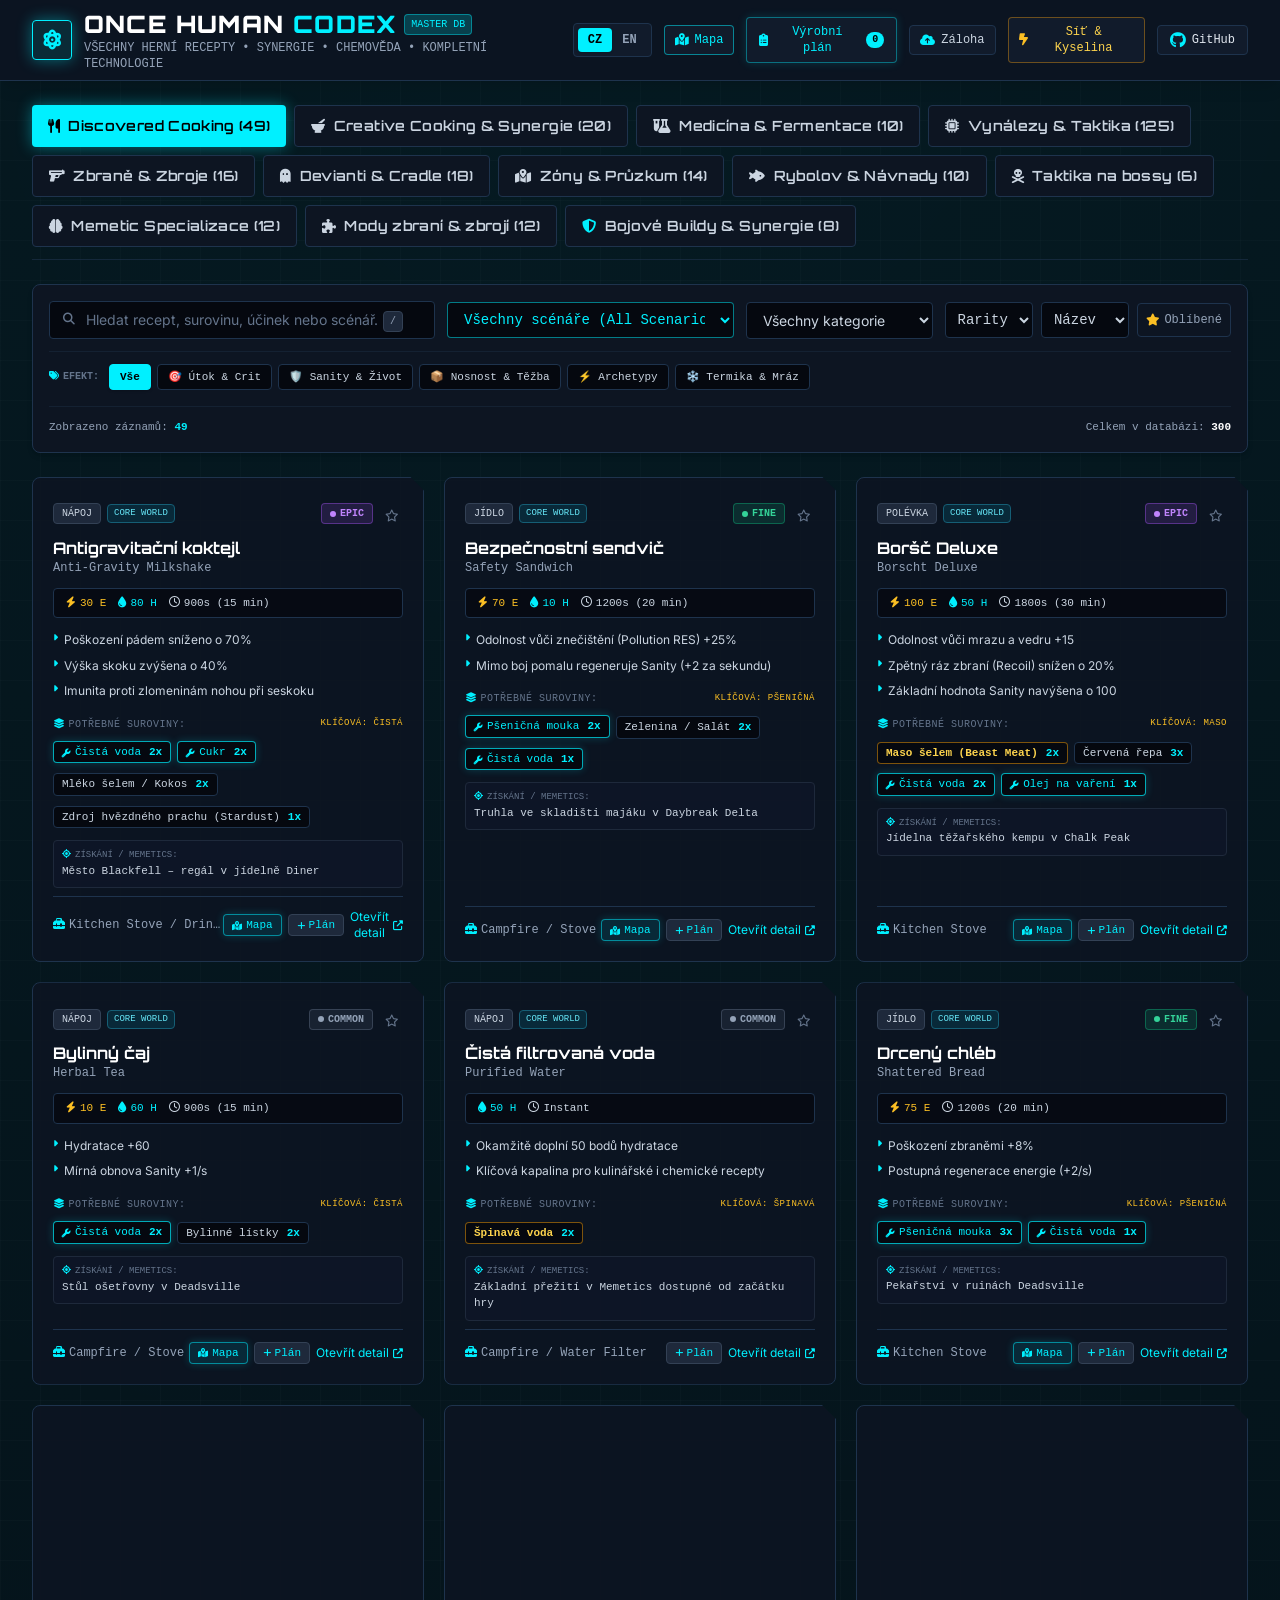
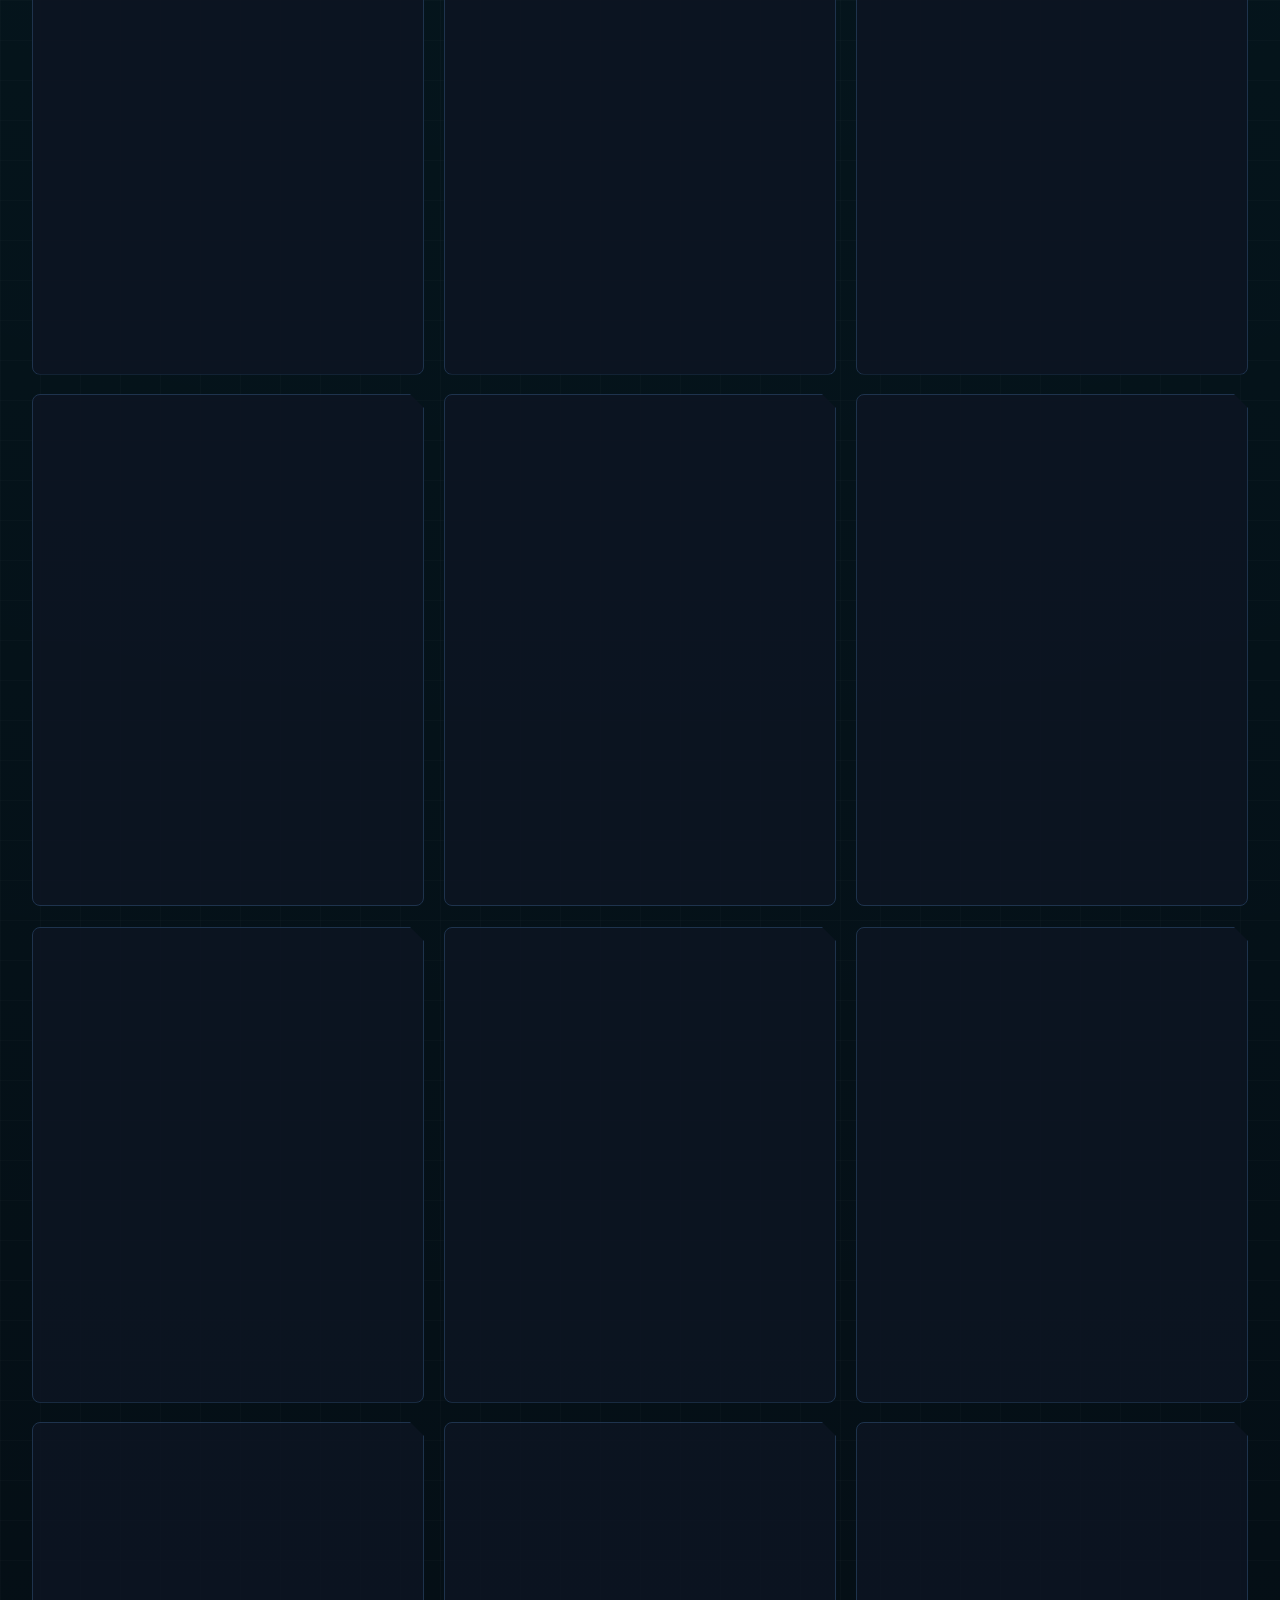
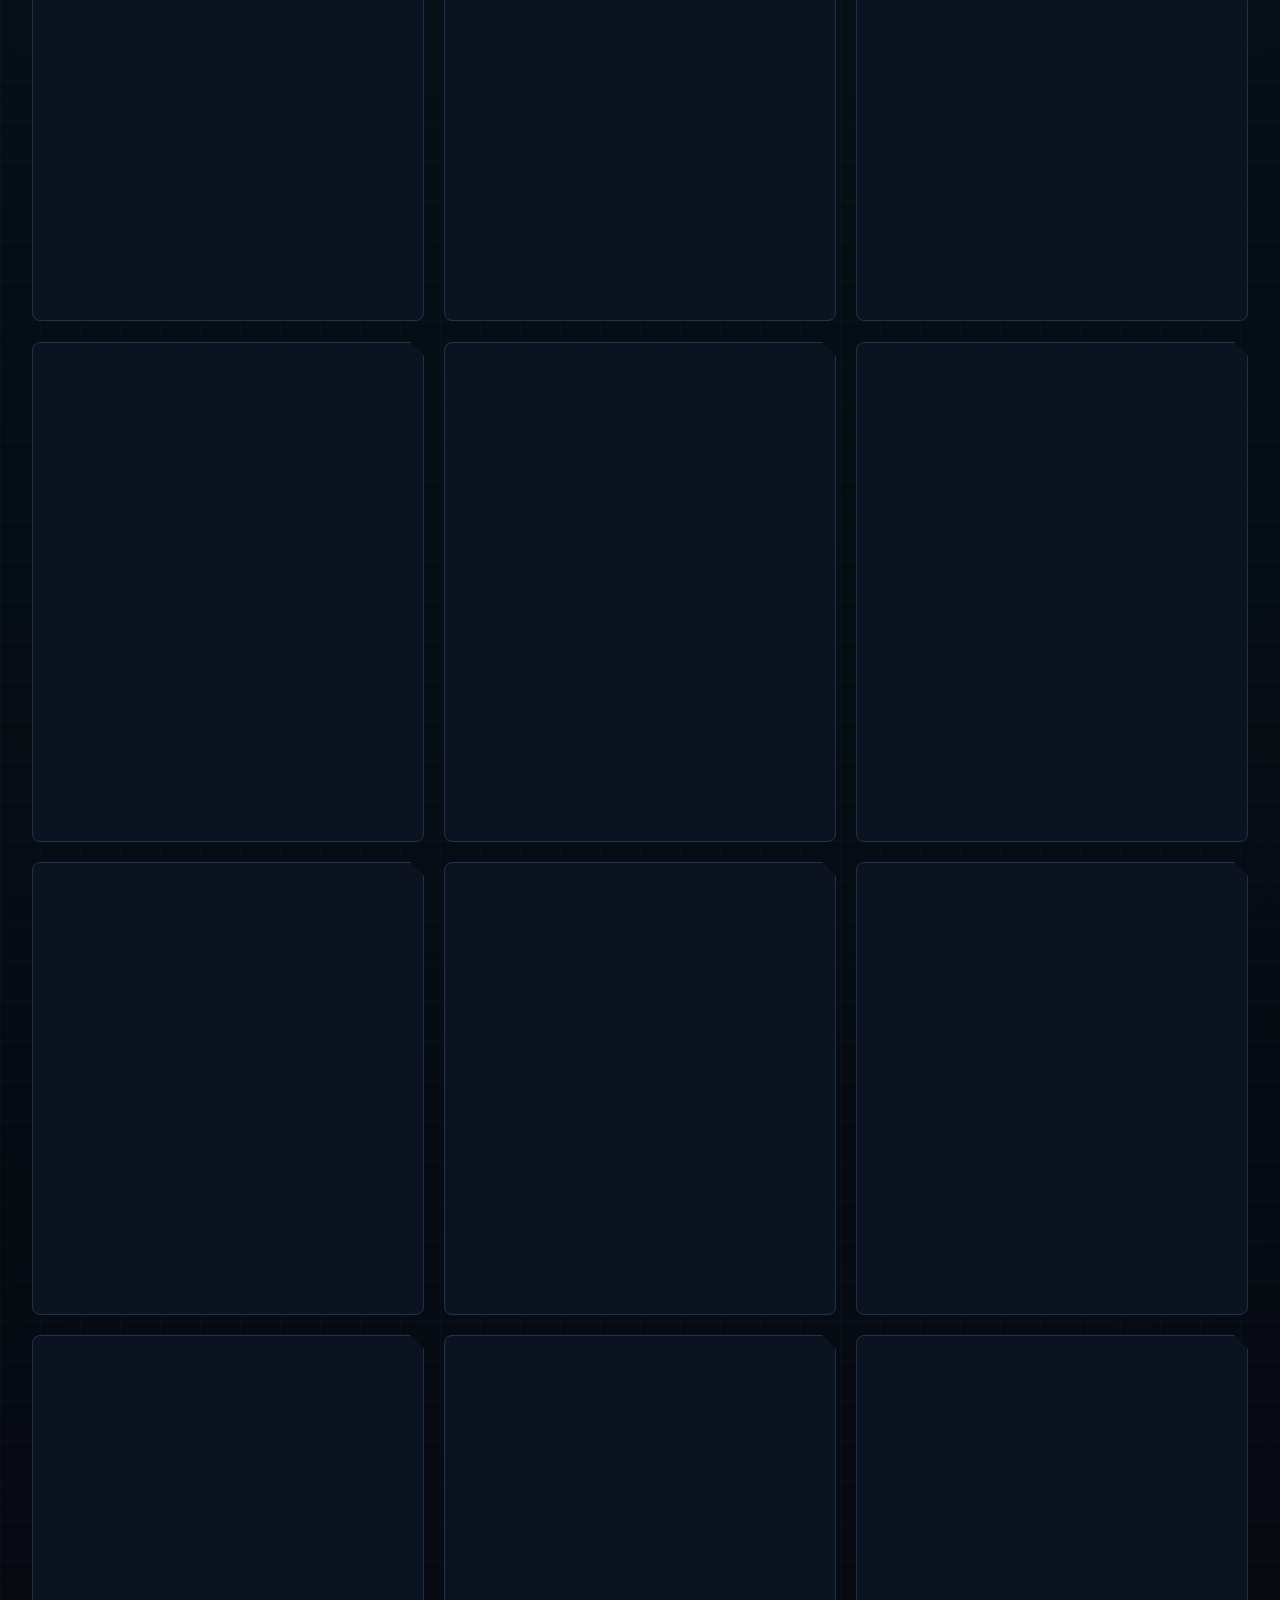
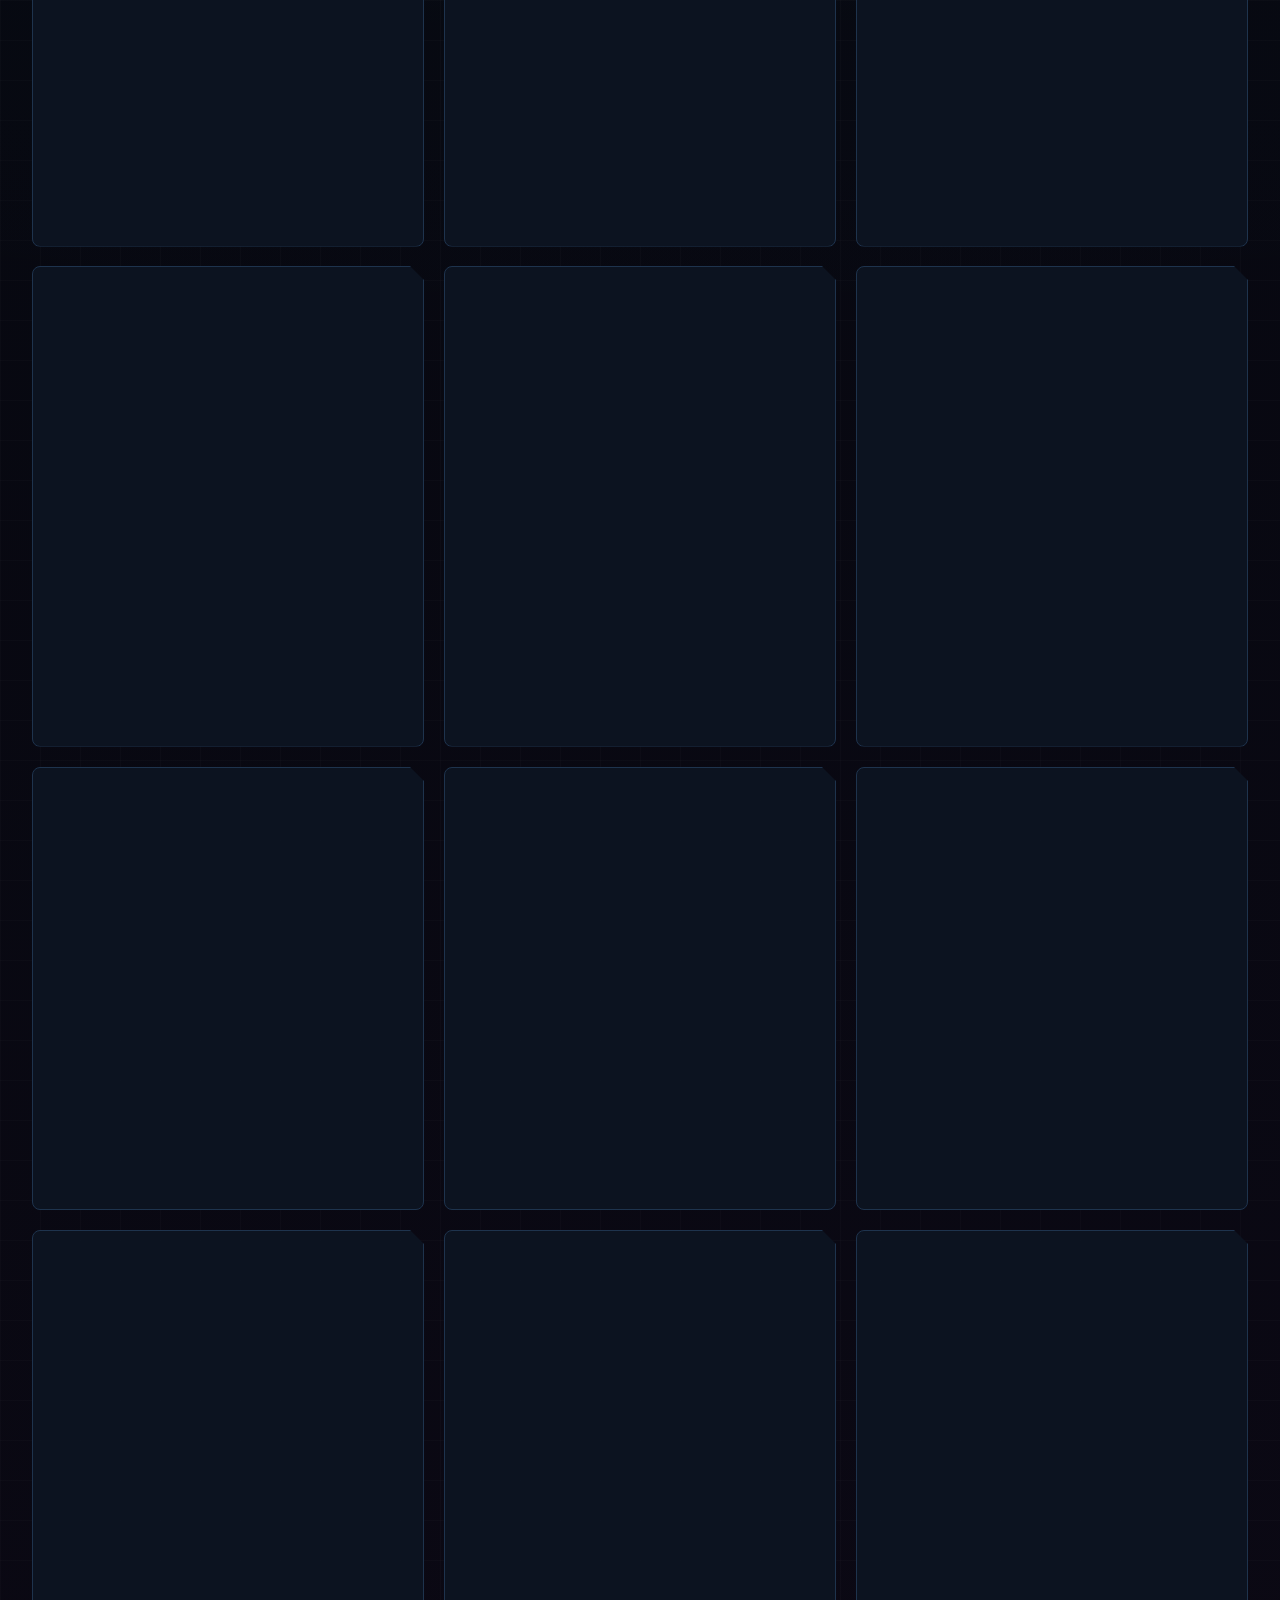
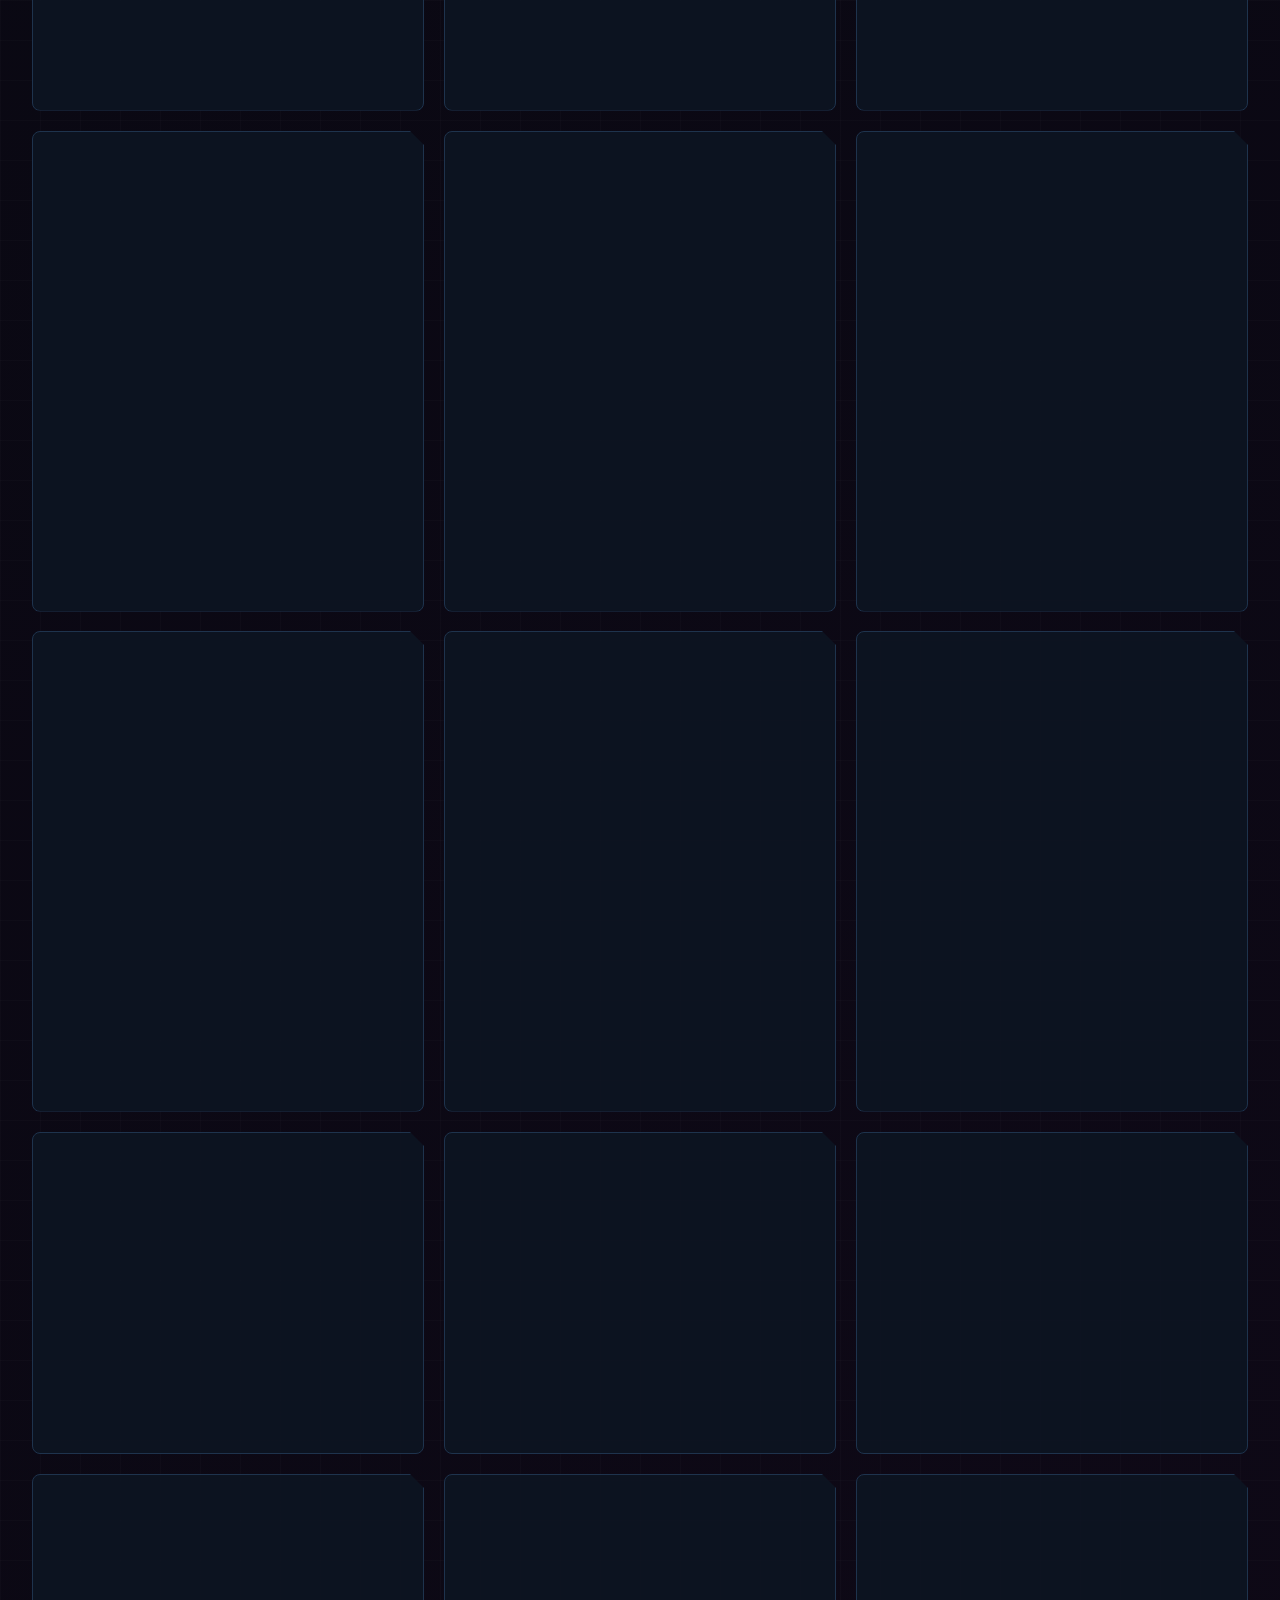
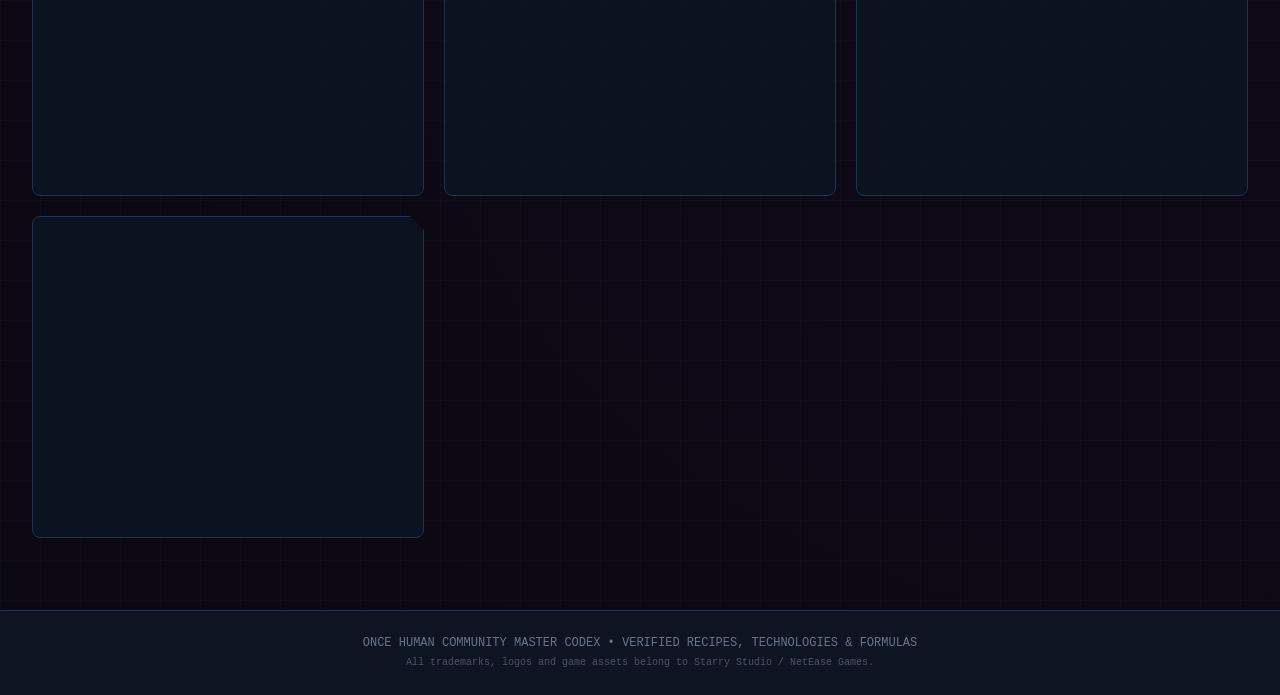
<file: index.html>
<!DOCTYPE html>
<html lang="cs" class="dark">
<head>
  <meta charset="UTF-8">
  <meta name="viewport" content="width=device-width, initial-scale=1.0">
  
  <title>Once Human - Master Codex & Recipe Matrix</title>
  <meta name="description" content="Kompletní komunitní databáze pro Once Human: recepty, volné vaření (Chef Matrix), synergie masových archetypů, fermentace, medicína a zbraňové vynálezy.">
  <meta name="theme-color" content="#05080f">

  <!-- Open Graph / Social Sharing -->
  <meta property="og:type" content="website">
  <meta property="og:title" content="Once Human - Master Codex & Recipe Matrix">
  <meta property="og:description" content="Kompletní komunitní databáze pro Once Human: recepty, volné vaření, synergie archetypů, chemovída a technologie.">
  <meta property="og:image" content="./icons/icon.svg">

  <!-- Favicon & PWA Manifest -->
  <link rel="icon" type="image/svg+xml" href="./icons/icon.svg">
  <link rel="manifest" href="./manifest.json">
  <link rel="apple-touch-icon" href="./icons/icon.svg">
  
  <!-- Compiled Tailwind CSS & Custom Stylesheet -->
  <link rel="stylesheet" href="./css/tailwind.min.css">
  <link rel="stylesheet" href="./css/style.css">
  
  <!-- FontAwesome Icons -->
  <link rel="stylesheet" href="https://cdnjs.cloudflare.com/ajax/libs/font-awesome/6.4.0/css/all.min.css">
  
  <!-- Google Fonts: Orbitron, Rajdhani, Inter with display=swap -->
  <link rel="preconnect" href="https://fonts.googleapis.com">
  <link rel="preconnect" href="https://fonts.gstatic.com" crossorigin>
  <link href="https://fonts.googleapis.com/css2?family=Orbitron:wght@400;600;700;900&family=Rajdhani:wght@500;600;700&family=Inter:wght@300;400;500;600;700&display=swap" rel="stylesheet">
</head>
<body class="text-slate-200 min-h-screen flex flex-col font-sans antialiased selection:bg-hud-cyan selection:text-black">

  <!-- Shared Global Portal Tooltip attached directly to body -->
  <div id="global-portal-tooltip" class="hidden opacity-0 bg-hud-surface/95 backdrop-blur-md border border-hud-cyan/80 rounded-lg p-3 shadow-[0_10px_30px_rgba(0,0,0,0.8),0_0_15px_rgba(0,240,255,0.25)] text-[11px] font-sans text-slate-200">
    <div id="portal-tooltip-header" class="font-bold text-white mb-1 flex items-center gap-1.5">
      <i class="fa-solid fa-circle-info text-hud-cyan text-xs"></i>
      <span id="portal-tooltip-name"></span>
    </div>
    <p id="portal-tooltip-loc" class="text-slate-300 text-[11px] leading-relaxed mb-2"></p>
    <div id="portal-tooltip-action" class="hidden">
      <button 
        type="button" 
        id="portal-tooltip-btn"
        class="w-full text-left bg-cyan-950/90 hover:bg-cyan-900 border border-hud-cyan/60 rounded p-1.5 text-[10px] font-mono text-hud-cyan hover:text-white flex items-center justify-between transition cursor-pointer"
      >
        <span id="portal-tooltip-btn-text"></span>
        <i class="fa-solid fa-arrow-right text-[9px]"></i>
      </button>
    </div>
  </div>

  <!-- ==================== HEADER HUD BAR ==================== -->
  <header class="sticky top-0 z-40 bg-hud-surface/90 backdrop-blur-md border-b border-hud-border shadow-lg">
    <div class="max-w-7xl mx-auto px-4 sm:px-6 lg:px-8 h-20 flex items-center justify-between">
      <!-- Title & Branding -->
      <div class="flex items-center space-x-3">
        <div class="w-10 h-10 rounded border border-hud-cyan flex items-center justify-center bg-hud-cyan/10 text-hud-cyan shadow-[0_0_15px_rgba(0,240,255,0.4)]">
          <i class="fa-solid fa-atom text-xl animate-spin-slow"></i>
        </div>
        <div>
          <div class="flex items-center space-x-2">
            <h1 class="text-xl sm:text-2xl font-orbitron font-black tracking-wider text-white">
              ONCE HUMAN <span class="text-hud-cyan">CODEX</span>
            </h1>
            <span class="text-[10px] font-mono uppercase bg-hud-cyan/20 text-hud-cyan border border-hud-cyan/40 px-1.5 py-0.5 rounded">MASTER DB</span>
          </div>
          <p id="ui-subtitle" class="text-xs font-mono text-slate-400">VŠECHNY HERNÍ RECEPTY • SYNERGIE • CHEMOVĚDA • KOMPLETNÍ TECHNOLOGIE</p>
        </div>
      </div>

      <!-- Action Buttons (Language & GitHub) -->
      <div class="flex items-center space-x-2 sm:space-x-3">
        <!-- Language Switcher -->
        <div class="flex items-center bg-hud-card border border-hud-border rounded p-1">
          <button id="lang-cs" onclick="setLanguage('cs')" class="px-2.5 py-1 rounded text-xs font-mono font-bold transition-all bg-hud-cyan text-black shadow">
            CZ
          </button>
          <button id="lang-en" onclick="setLanguage('en')" class="px-2.5 py-1 rounded text-xs font-mono font-bold transition-all text-slate-400 hover:text-white">
            EN
          </button>
        </div>

                <!-- Interactive Tactical World Map Button -->
        <button 
          id="map-toggle-btn"
          onclick="openWorldMapModal()" 
          title="Interaktivní taktická mapa Nalcottu"
          class="inline-flex items-center space-x-1.5 bg-hud-card hover:bg-hud-cyan/15 border border-hud-cyan/50 hover:border-hud-cyan text-hud-cyan hover:text-white px-2.5 sm:px-3 py-1.5 rounded transition-all text-xs font-mono shadow-[0_0_12px_rgba(0,240,255,0.2)] cursor-pointer"
        >
          <i class="fa-solid fa-map-location-dot text-hud-cyan"></i>
          <span class="hidden sm:inline" id="map-btn-label">Mapa</span>
        </button>

        <!-- Crafting Queue / Shopping List Button -->
        <button 
          id="queue-toggle-btn"
          onclick="openQueueModal()" 
          title="Výrobní plán a nákupní seznam surovin"
          class="relative inline-flex items-center space-x-1.5 bg-hud-card hover:bg-hud-cyan/15 border border-hud-cyan/40 hover:border-hud-cyan text-hud-cyan hover:text-white px-3 py-1.5 rounded transition-all text-xs font-mono shadow-[0_0_10px_rgba(0,240,255,0.15)] cursor-pointer"
        >
          <i class="fa-solid fa-clipboard-list text-hud-cyan"></i>
          <span class="hidden md:inline" id="queue-btn-label">Výrobní plán</span>
          <span id="queue-badge-count" class="bg-hud-cyan text-black px-1.5 py-0.2 rounded-full font-bold text-[10px] ml-1">0</span>
        </button>

                <!-- Data Backup & Sync Button -->
        <button 
          id="backup-toggle-btn"
          onclick="openBackupModal()" 
          title="Záloha a přenos dat (Export / Import)"
          class="inline-flex items-center space-x-1.5 bg-hud-card hover:bg-hud-cyan/15 border border-hud-border hover:border-hud-cyan text-slate-300 hover:text-white px-2.5 py-1.5 rounded transition-all text-xs font-mono cursor-pointer"
        >
          <i class="fa-solid fa-cloud-arrow-up text-hud-cyan"></i>
          <span class="hidden lg:inline" id="backup-btn-label">Záloha</span>
        </button>

        <!-- Power Grid & Acid Automation Calculator Button -->
        <button 
          id="grid-calc-btn"
          onclick="openGridCalcModal()" 
          title="Kalkulátor energetické sítě & farmy na kyselinu"
          class="inline-flex items-center space-x-1.5 bg-hud-card hover:bg-amber-500/15 border border-amber-500/40 hover:border-amber-400 text-amber-300 hover:text-white px-2.5 py-1.5 rounded transition-all text-xs font-mono shadow-[0_0_10px_rgba(245,158,11,0.15)] cursor-pointer"
        >
          <i class="fa-solid fa-bolt-lightning text-amber-400"></i>
          <span class="hidden md:inline" id="grid-calc-btn-label">Síť & Kyselina</span>
        </button>

        <!-- GitHub Repository Button -->
        <a href="https://github.com/bandaska-cz/Once-Human-Codex" 
           target="_blank" 
           rel="noopener noreferrer" 
           title="View on GitHub"
           class="inline-flex items-center space-x-1.5 bg-hud-card hover:bg-hud-cyan/10 border border-hud-border hover:border-hud-cyan text-slate-200 hover:text-white px-3 py-1.5 rounded transition-all text-xs font-mono">
          <i class="fa-brands fa-github text-base text-hud-cyan"></i>
          <span class="hidden sm:inline">GitHub</span>
        </a>
      </div>
    </div>
  </header>

  <!-- ==================== MAIN CONTENT CONTAINER ==================== -->
  <main class="max-w-7xl mx-auto px-4 sm:px-6 lg:px-8 py-6 flex-1 w-full">
    
    <!-- Tab Navigation Bar -->
    <div class="flex flex-wrap gap-2 mb-6 border-b border-hud-border/60 pb-3">
      <button onclick="switchTab('discovered')" id="tab-btn-discovered" class="tab-button px-4 py-2.5 rounded font-orbitron text-xs sm:text-sm font-semibold tracking-wide transition-all bg-hud-cyan text-black shadow-[0_0_15px_rgba(0,240,255,0.4)] flex items-center space-x-2">
        <i class="fa-solid fa-utensils"></i>
        <span id="tab-txt-discovered">Discovered Cooking</span>
      </button>

      <button onclick="switchTab('creative')" id="tab-btn-creative" class="tab-button px-4 py-2.5 rounded font-orbitron text-xs sm:text-sm font-semibold tracking-wide transition-all bg-hud-surface text-slate-300 hover:text-white border border-hud-border flex items-center space-x-2">
        <i class="fa-solid fa-mortar-pestle"></i>
        <span id="tab-txt-creative">Creative Cooking & Synergies</span>
      </button>

      <button onclick="switchTab('medicine')" id="tab-btn-medicine" class="tab-button px-4 py-2.5 rounded font-orbitron text-xs sm:text-sm font-semibold tracking-wide transition-all bg-hud-surface text-slate-300 hover:text-white border border-hud-border flex items-center space-x-2">
        <i class="fa-solid fa-flask-vial"></i>
        <span id="tab-txt-medicine">Medicine & Fermentation</span>
      </button>

      <button onclick="switchTab('inventions')" id="tab-btn-inventions" class="tab-button px-4 py-2.5 rounded font-orbitron text-xs sm:text-sm font-semibold tracking-wide transition-all bg-hud-surface text-slate-300 hover:text-white border border-hud-border flex items-center space-x-2">
        <i class="fa-solid fa-microchip"></i>
        <span id="tab-txt-inventions">Tech Inventions</span>
      </button>

      <button onclick="switchTab('gear')" id="tab-btn-gear" class="tab-button px-4 py-2.5 rounded font-orbitron text-xs sm:text-sm font-semibold tracking-wide transition-all bg-hud-surface text-slate-300 hover:text-white border border-hud-border flex items-center space-x-2">
        <i class="fa-solid fa-gun"></i>
        <span id="tab-txt-gear">Weapons & Armor</span>
      </button>

      <button onclick="switchTab('deviants')" id="tab-btn-deviants" class="tab-button px-4 py-2.5 rounded font-orbitron text-xs sm:text-sm font-semibold tracking-wide transition-all bg-hud-surface text-slate-300 hover:text-white border border-hud-border flex items-center space-x-2">
        <i class="fa-solid fa-ghost"></i>
        <span id="tab-txt-deviants">Deviants & Cradle</span>
      </button>

      <button onclick="switchTab('zones')" id="tab-btn-zones" class="tab-button px-4 py-2.5 rounded font-orbitron text-xs sm:text-sm font-semibold tracking-wide transition-all bg-hud-surface text-slate-300 hover:text-white border border-hud-border flex items-center space-x-2">
        <i class="fa-solid fa-map-location-dot"></i>
        <span id="tab-txt-zones">Zones & Exploration</span>
      </button>

      <button onclick="switchTab('fishing')" id="tab-btn-fishing" class="tab-button px-4 py-2.5 rounded font-orbitron text-xs sm:text-sm font-semibold tracking-wide transition-all bg-hud-surface text-slate-300 hover:text-white border border-hud-border flex items-center space-x-2">
        <i class="fa-solid fa-fish-fins"></i>
        <span id="tab-txt-fishing">Fishing & Baits</span>
      </button>

      <button onclick="switchTab('bosses')" id="tab-btn-bosses" class="tab-button px-4 py-2.5 rounded font-orbitron text-xs sm:text-sm font-semibold tracking-wide transition-all bg-hud-surface text-slate-300 hover:text-white border border-hud-border flex items-center space-x-2">
        <i class="fa-solid fa-skull-crossbones"></i>
        <span id="tab-txt-bosses">Boss Tactics & Raids</span>
      </button>

      <button onclick="switchTab('memetics')" id="tab-btn-memetics" class="tab-button px-4 py-2.5 rounded font-orbitron text-xs sm:text-sm font-semibold tracking-wide transition-all bg-hud-surface text-slate-300 hover:text-white border border-hud-border flex items-center space-x-2">
        <i class="fa-solid fa-brain"></i>
        <span id="tab-txt-memetics">Memetic Specializations</span>
      </button>

      <button onclick="switchTab('mods')" id="tab-btn-mods" class="tab-button px-4 py-2.5 rounded font-orbitron text-xs sm:text-sm font-semibold tracking-wide transition-all bg-hud-surface text-slate-300 hover:text-white border border-hud-border flex items-center space-x-2">
        <i class="fa-solid fa-puzzle-piece"></i>
        <span id="tab-txt-mods">Weapon & Armor Mods</span>
      </button>

      <button onclick="switchTab('builds')" id="tab-btn-builds" class="tab-button px-4 py-2.5 rounded font-orbitron text-xs sm:text-sm font-semibold tracking-wide transition-all bg-hud-surface text-slate-300 hover:text-white border border-hud-border flex items-center space-x-2">
        <i class="fa-solid fa-shield-halved text-hud-cyan"></i>
        <span id="tab-txt-builds">Bojové Buildy & Synergie</span>
      </button>
    </div>

    <!-- Interactive Cooking Synergy Matrix / Calculator (Visible in Creative Tab) -->
    <div id="creative-calculator-panel" class="hidden mb-8 bg-hud-surface border border-hud-purple/50 rounded-lg p-5 relative overflow-hidden shadow-2xl">
      <div class="flex flex-col md:flex-row items-start md:items-center justify-between pb-4 mb-4 border-b border-hud-border gap-2">
        <div>
          <div class="flex items-center space-x-2">
            <span class="w-3 h-3 rounded-full bg-hud-purple animate-ping"></span>
            <h2 id="calc-title" class="font-orbitron font-bold text-white text-base sm:text-lg">CHEF MATRIX: VOLNÉ VAŘENÍ A ARCHETYPY</h2>
          </div>
          <p id="calc-desc" class="text-xs font-mono text-slate-400 mt-1">Naklikejte kombinaci masa a surovin pro simulaci archetypů a buffů</p>
        </div>
        <button onclick="resetSynergyCalc()" class="text-xs font-mono px-3 py-1 bg-hud-border/40 hover:bg-hud-border border border-slate-600 rounded text-slate-300 transition">
          <i class="fa-solid fa-rotate-left mr-1"></i> Reset
        </button>
      </div>

      <!-- Ingredient Selectors -->
      <div class="grid grid-cols-1 sm:grid-cols-2 lg:grid-cols-4 gap-4 mb-4">
        <!-- Slot 1: Meat Archetype -->
        <div class="bg-hud-card p-3 rounded border border-hud-border">
          <label id="lbl-slot1" class="text-[11px] font-mono text-slate-400 uppercase block mb-1">Maso / Archetyp</label>
          <select id="calc-slot-meat" onchange="calculateSynergies()" class="w-full bg-hud-bg border border-hud-border text-white text-xs rounded px-2.5 py-1.5 focus:border-hud-cyan outline-none">
            <option value="none">-- Prázdné --</option>
            <option value="deer">Pristine Deer (+Vulnerability on Bullseye)</option>
            <option value="beast">Pristine Beast (+Melee & Shrapnel)</option>
            <option value="rabbit">Pristine Rabbit (+Fast Gunner Attack)</option>
            <option value="pork">Pork (+Unstable Bomber DMG)</option>
            <option value="goat">Pristine Goat (+Burn DMG)</option>
            <option value="bear">Pristine Bear (+Shrapnel & Health)</option>
            <option value="polar_bear">Polar Bear (Way of Winter: Cryo & Frost DMG)</option>
            <option value="croc">Crocodile (+Shock DMG)</option>
            <option value="turtle">Fine Turtle (+Fortress Warfare DMG)</option>
            <option value="fish">Rare Fish (+Crit & Weakspot)</option>
          </select>
        </div>
        <!-- Slot 2: Vegetable & Crop -->
        <div class="bg-hud-card p-3 rounded border border-hud-border">
          <label id="lbl-slot2" class="text-[11px] font-mono text-slate-400 uppercase block mb-1">Zelenina / Plodina</label>
          <select id="calc-slot-veg" onchange="calculateSynergies()" class="w-full bg-hud-bg border border-hud-border text-white text-xs rounded px-2.5 py-1.5 focus:border-hud-cyan outline-none">
            <option value="none">-- Prázdné --</option>
            <option value="corn">Kukuřice / Pšenice (Energy & Stamina)</option>
            <option value="deviated_saffron">Deviated Saffron (+Crop Effect 40%)</option>
            <option value="deviated_pumpkin">Deviated Pumpkin (+PSI Intensity)</option>
            <option value="mushrooms">Morel / Matsutake (Sanity & Pollution RES)</option>
            <option value="spikemato">Spikemato / Tomaty (Cold RES & Health)</option>
            <option value="ice_melon">Ice Melon / Ledový meloun (Hydration & Hypothermia)</option>
            <option value="deviated_aloe">Deviated Aloe (HP & Sanity Shield)</option>
            <option value="calamus">Scarlet Calamus (Sprint & Attack Speed)</option>
          </select>
        </div>
        <!-- Slot 3: Spice & Flavoring -->
        <div class="bg-hud-card p-3 rounded border border-hud-border">
          <label id="lbl-slot3" class="text-[11px] font-mono text-slate-400 uppercase block mb-1">Byliny & Koření</label>
          <select id="calc-slot-spice" onchange="calculateSynergies()" class="w-full bg-hud-bg border border-hud-border text-white text-xs rounded px-2.5 py-1.5 focus:border-hud-cyan outline-none">
            <option value="none">-- Prázdné --</option>
            <option value="pepper">Peppercorn (+Success Rate, Pálivý buff)</option>
            <option value="polar_pepper">Polar Pepper (Frostwalker & Cold RES)</option>
            <option value="mint">Wild Mint (Cooling & Heatstroke RES)</option>
            <option value="ginger">Sunny Ginger (Thermal Balance & Stamina)</option>
            <option value="sugar">Cukr (+20% Dish Energy)</option>
            <option value="salt">Rock Salt (+100% Dish Durability)</option>
            <option value="stardust_salt">Stardust Salt (Dish never spoils, -Sanity)</option>
          </select>
        </div>
        <!-- Slot 4: Enhancer & Catalyst -->
        <div class="bg-hud-card p-3 rounded border border-hud-border">
          <label id="lbl-slot4" class="text-[11px] font-mono text-slate-400 uppercase block mb-1">Zesilovač / Katalyzátor</label>
          <select id="calc-slot-enhancer" onchange="calculateSynergies()" class="w-full bg-hud-bg border border-hud-border text-white text-xs rounded px-2.5 py-1.5 focus:border-hud-cyan outline-none">
            <option value="none">-- Bez zesilovače --</option>
            <option value="stardust">Stardust Source (+50% Buff Magnitude)</option>
            <option value="butter">Máslo (+30% Magnitude, -Non-meat)</option>
            <option value="cheese">Sýr (+30% Magnitude, -30% Trvání)</option>
            <option value="oil">Kukuřičný olej (+20% Durability)</option>
          </select>
        </div>
      </div>

      <!-- Result Card -->
      <div id="calc-result" class="p-3 bg-hud-bg/80 border border-hud-cyan/40 rounded flex flex-col sm:flex-row items-start sm:items-center justify-between gap-3">
        <div>
          <span class="text-[10px] font-mono uppercase text-hud-cyan tracking-wider">Výsledná kombinace:</span>
          <div id="calc-result-title" class="font-orbitron font-bold text-white text-sm">Základní polévka / Restovaná směs</div>
          <p id="calc-result-effects" class="text-xs font-mono text-slate-300 mt-0.5">Vyberte alespoň jednu surovinu výše pro výpočet synergie.</p>
        </div>
        <div class="text-right flex items-center space-x-3 text-xs font-mono">
          <span class="text-amber-400"><i class="fa-solid fa-bolt mr-1"></i>Energy: <strong id="calc-res-energy">0</strong></span>
          <span class="text-hud-cyan"><i class="fa-solid fa-droplet mr-1"></i>Hydration: <strong id="calc-res-hydro">0</strong></span>
        </div>
      </div>
    </div>

    <!-- Search & Filter Controls -->
    <div class="bg-hud-surface border border-hud-border rounded-lg p-4 mb-6 shadow-md">
      <div class="grid grid-cols-1 sm:grid-cols-2 lg:grid-cols-12 gap-3 items-center">
        <!-- Search Input with Keyboard shortcut indicator -->
        <div class="lg:col-span-4 relative">
          <i class="fa-solid fa-magnifying-glass absolute left-3.5 top-3 text-slate-500 text-xs"></i>
          <input 
            type="text" 
            id="searchInput" 
            oninput="handleSearch(this.value)"
            placeholder="Hledat recept, surovinu, účinek nebo scénář... (stisk /)" 
            class="w-full bg-hud-bg border border-hud-border rounded pl-9 pr-14 py-2 text-xs sm:text-sm text-white placeholder-slate-500 focus:outline-none focus:border-hud-cyan transition font-sans"
          >
          <span class="absolute right-8 top-2.5 hidden sm:inline-block text-[10px] font-mono bg-slate-800 text-slate-400 border border-slate-700 px-1.5 py-0.5 rounded pointer-events-none">/</span>
          <button id="clearSearchBtn" onclick="clearSearch()" class="hidden absolute right-3 top-2.5 text-slate-400 hover:text-white">
            <i class="fa-solid fa-xmark text-xs"></i>
          </button>
        </div>

        <!-- Scenario Filter -->
        <div class="lg:col-span-3">
          <select id="filterScenario" onchange="handleScenarioFilter(this.value)" class="w-full bg-hud-bg border border-hud-cyan/50 rounded px-3 py-2 text-xs sm:text-sm text-hud-cyan focus:outline-none focus:border-hud-cyan transition font-mono">
            <option value="all">Všechny scénáře (All Scenarios)</option>
            <option value="core">Univerzální (All Core Scenarios)</option>
            <option value="manibus">Manibus / Evolution's Call</option>
            <option value="winter">The Way of Winter (Arktický)</option>
            <option value="prismverse">Prismverse's Clash</option>
          </select>
        </div>

        <!-- Category Dropdown -->
        <div class="lg:col-span-2">
          <select id="filterCategory" onchange="handleCategoryFilter(this.value)" class="w-full bg-hud-bg border border-hud-border rounded px-3 py-2 text-xs sm:text-sm text-slate-300 focus:outline-none focus:border-hud-cyan transition">
            <option value="all">Všechny kategorie</option>
          </select>
        </div>

        <!-- Rarity, Sort & Favorites Controls -->
        <div class="lg:col-span-3 flex gap-2 items-center">
          <select id="filterRarity" onchange="handleRarityFilter(this.value)" class="w-1/3 bg-hud-bg border border-hud-border rounded px-2 py-2 text-xs sm:text-sm text-slate-300 focus:outline-none focus:border-hud-cyan transition font-mono">
            <option value="all">Rarity</option>
            <option value="Legendary">Legendary</option>
            <option value="Epic">Epic</option>
            <option value="Rare">Rare</option>
            <option value="Fine">Fine</option>
            <option value="Common">Common</option>
          </select>

          <select id="sortCriterion" onchange="handleSortChange(this.value)" class="w-1/3 bg-hud-bg border border-hud-border rounded px-2 py-2 text-xs sm:text-sm text-slate-300 focus:outline-none focus:border-hud-cyan transition font-mono">
            <option value="name-asc">A → Z</option>
            <option value="name-desc">Z → A</option>
            <option value="ing-asc">Ingredience</option>
            <option value="rarity-desc">Rarita</option>
          </select>

          <!-- Favorites Quick Toggle Button -->
          <button 
            type="button"
            id="filter-favorites-btn" 
            onclick="toggleFavoritesOnly()" 
            title="Filtrovat pouze oblíbené recepty"
            class="w-1/3 px-2 py-2 bg-hud-surface text-slate-400 hover:text-amber-400 border border-hud-border rounded text-xs font-mono flex items-center justify-center gap-1 transition cursor-pointer"
          >
            <i class="fa-solid fa-star text-amber-400"></i>
            <span class="hidden xl:inline">Oblíbené</span>
          </button>
        </div>
      </div>

            <!-- Quick Buff Effect Pills -->
      <div class="mt-3 pt-3 border-t border-hud-border/40 flex items-center gap-1.5 overflow-x-auto pb-1 text-xs font-mono">
        <span class="text-slate-500 text-[10px] uppercase font-bold shrink-0 mr-1"><i class="fa-solid fa-tags text-hud-cyan mr-1"></i>Efekt:</span>
        <button type="button" onclick="selectEffectTag('all')" id="tag-pill-all" class="tag-pill px-2.5 py-1 rounded border text-[11px] transition whitespace-nowrap bg-hud-cyan text-black border-hud-cyan font-bold shadow cursor-pointer">Vše</button>
        <button type="button" onclick="selectEffectTag('combat')" id="tag-pill-combat" class="tag-pill px-2.5 py-1 rounded border text-[11px] transition whitespace-nowrap bg-hud-bg text-slate-300 border-hud-border hover:border-hud-cyan hover:text-white cursor-pointer">🎯 Útok & Crit</button>
        <button type="button" onclick="selectEffectTag('survival')" id="tag-pill-survival" class="tag-pill px-2.5 py-1 rounded border text-[11px] transition whitespace-nowrap bg-hud-bg text-slate-300 border-hud-border hover:border-hud-cyan hover:text-white cursor-pointer">🛡️ Sanity & Život</button>
        <button type="button" onclick="selectEffectTag('utility')" id="tag-pill-utility" class="tag-pill px-2.5 py-1 rounded border text-[11px] transition whitespace-nowrap bg-hud-bg text-slate-300 border-hud-border hover:border-hud-cyan hover:text-white cursor-pointer">📦 Nosnost & Těžba</button>
        <button type="button" onclick="selectEffectTag('archetypes')" id="tag-pill-archetypes" class="tag-pill px-2.5 py-1 rounded border text-[11px] transition whitespace-nowrap bg-hud-bg text-slate-300 border-hud-border hover:border-hud-cyan hover:text-white cursor-pointer">⚡ Archetypy</button>
        <button type="button" onclick="selectEffectTag('thermal')" id="tag-pill-thermal" class="tag-pill px-2.5 py-1 rounded border text-[11px] transition whitespace-nowrap bg-hud-bg text-slate-300 border-hud-border hover:border-hud-cyan hover:text-white cursor-pointer">❄️ Termika & Mráz</button>
      </div>

      <!-- Quick Stats & Counter -->
      <div class="mt-3 pt-3 border-t border-hud-border/40 flex items-center justify-between text-[11px] font-mono text-slate-400">
        <span id="results-count">Zobrazeno záznamů: <strong class="text-hud-cyan">0</strong></span>
        <span id="total-db-count">Celkem v databázi: <strong class="text-white">0</strong></span>
      </div>
    </div>

    <!-- Recipe Cards Grid -->
    <div id="recipes-grid" class="grid grid-cols-1 md:grid-cols-2 lg:grid-cols-3 gap-5">
      <!-- Dynamic cards rendered here -->
    </div>

    <!-- Empty State -->
    <div id="empty-state" class="hidden text-center py-16 bg-hud-surface/40 border border-hud-border rounded-lg">
      <i class="fa-solid fa-radar text-4xl text-slate-600 mb-3 animate-pulse"></i>
      <h3 class="font-orbitron font-bold text-white text-base">Žádný recept nenalezen</h3>
      <p class="text-xs font-mono text-slate-400 mt-1">Zkuste upravit hledaný výraz nebo resetovat filtry scénáře a kategorií.</p>
    </div>

  </main>

  <!-- ==================== DETAIL MODAL (WITH BREADCRUMB HISTORY) ==================== -->
  <div id="detail-modal" class="hidden fixed inset-0 z-50 flex items-center justify-center p-4 bg-black/80 backdrop-blur-sm">
    <div class="bg-hud-surface border border-hud-cyan/50 rounded-lg max-w-2xl w-full p-6 relative max-h-[90vh] overflow-y-auto shadow-[0_0_30px_rgba(0,240,255,0.2)]">
      <!-- Close Button -->
      <button onclick="closeModal()" title="Zavřít (Esc)" class="absolute top-4 right-4 text-slate-400 hover:text-white transition w-8 h-8 rounded border border-hud-border flex items-center justify-center bg-hud-card">
        <i class="fa-solid fa-xmark text-sm"></i>
      </button>

      <div id="modal-content">
        <!-- Rendered dynamically -->
      </div>
    </div>
  </div>

  <!-- ==================== CRAFTING QUEUE & FARMING LIST MODAL ==================== -->
  <div id="craft-queue-modal" class="hidden fixed inset-0 z-50 flex items-center justify-center p-4 bg-black/80 backdrop-blur-sm">
    <div class="bg-hud-surface border border-hud-cyan/50 rounded-lg max-w-3xl w-full p-6 relative max-h-[90vh] overflow-y-auto shadow-[0_0_30px_rgba(0,240,255,0.25)]">
      <!-- Close Button -->
      <button onclick="closeQueueModal()" title="Zavřít (Esc)" class="absolute top-4 right-4 text-slate-400 hover:text-white transition w-8 h-8 rounded border border-hud-border flex items-center justify-center bg-hud-card cursor-pointer">
        <i class="fa-solid fa-xmark text-sm"></i>
      </button>

      <div id="queue-modal-content">
        <!-- Rendered dynamically -->
      </div>
    </div>
  </div>

  
  <!-- ==================== DATA BACKUP & SYNC MODAL ==================== -->
  <div id="backup-modal" class="hidden fixed inset-0 z-50 flex items-center justify-center p-4 bg-black/80 backdrop-blur-sm">
    <div class="bg-hud-surface border border-hud-cyan/50 rounded-lg max-w-md w-full p-6 relative max-h-[90vh] overflow-y-auto shadow-[0_0_30px_rgba(0,240,255,0.25)]">
      <!-- Close Button -->
      <button onclick="closeBackupModal()" title="Zavřít (Esc)" class="absolute top-4 right-4 text-slate-400 hover:text-white transition w-8 h-8 rounded border border-hud-border flex items-center justify-center bg-hud-card cursor-pointer">
        <i class="fa-solid fa-xmark text-sm"></i>
      </button>

      <div class="flex items-center gap-2.5 mb-2 pb-3 border-b border-hud-border">
        <div class="w-8 h-8 rounded bg-hud-cyan/10 border border-hud-cyan flex items-center justify-center text-hud-cyan">
          <i class="fa-solid fa-database text-sm"></i>
        </div>
        <div>
          <h3 id="backup-modal-title" class="font-orbitron font-bold text-white text-base">ZÁLOHA A PŘENOS DAT</h3>
          <p id="backup-modal-desc" class="text-[11px] font-mono text-slate-400">Exportujte své oblíbené recepty a výrobní plán do JSON souboru.</p>
        </div>
      </div>

      <div class="space-y-4 my-4">
        <!-- Export Box -->
        <div class="p-3.5 bg-hud-bg border border-hud-border rounded-lg">
          <div class="text-xs font-bold text-white mb-1 flex items-center gap-1.5">
            <i class="fa-solid fa-file-export text-hud-cyan"></i>
            <span>Exportovat data</span>
          </div>
          <p class="text-[11px] text-slate-400 mb-3">Stáhněte si záložní soubor obsahující vaše označené oblíbené položky i aktuální výrobní plán.</p>
          <button onclick="exportUserData()" class="w-full py-2 bg-hud-cyan/20 hover:bg-hud-cyan/30 border border-hud-cyan/60 rounded text-hud-cyan hover:text-white text-xs font-mono font-bold transition flex items-center justify-center gap-2 cursor-pointer">
            <i class="fa-solid fa-download"></i>
            <span id="btn-export-label">Stáhnout zálohu (JSON)</span>
          </button>
        </div>

        <!-- Import Box -->
        <div class="p-3.5 bg-hud-bg border border-hud-border rounded-lg">
          <div class="text-xs font-bold text-white mb-1 flex items-center gap-1.5">
            <i class="fa-solid fa-file-import text-amber-400"></i>
            <span>Importovat data</span>
          </div>
          <p class="text-[11px] text-slate-400 mb-3">Obnovte svá data ze záložního JSON souboru z jiného zařízení nebo prohlížeče.</p>
          <label class="w-full py-2 bg-slate-800 hover:bg-slate-700 border border-slate-600 rounded text-slate-200 hover:text-white text-xs font-mono font-bold transition flex items-center justify-center gap-2 cursor-pointer">
            <i class="fa-solid fa-upload"></i>
            <span id="btn-import-label">Vybrat soubor k importu</span>
            <input type="file" id="backup-file-input" accept=".json" onchange="importUserData(event)" class="hidden">
          </label>
        </div>
      </div>
    </div>
  </div>

  <!-- ==================== POWER GRID & ACID AUTOMATION CALCULATOR MODAL ==================== -->
  <div id="grid-calc-modal" class="hidden fixed inset-0 z-50 flex items-center justify-center p-4 bg-black/80 backdrop-blur-sm">
    <div class="bg-hud-surface border border-amber-500/50 rounded-lg max-w-3xl w-full p-6 relative max-h-[90vh] overflow-y-auto shadow-[0_0_30px_rgba(245,158,11,0.25)]">
      <!-- Close Button -->
      <button onclick="closeGridCalcModal()" title="Zavřít (Esc)" class="absolute top-4 right-4 text-slate-400 hover:text-white transition w-8 h-8 rounded border border-hud-border flex items-center justify-center bg-hud-card cursor-pointer">
        <i class="fa-solid fa-xmark text-sm"></i>
      </button>

      <!-- Modal Header -->
      <div class="flex items-center gap-3 mb-4 pb-3 border-b border-hud-border">
        <div class="w-10 h-10 rounded bg-amber-500/10 border border-amber-500/60 flex items-center justify-center text-amber-400 shadow-[0_0_15px_rgba(245,158,11,0.3)]">
          <i class="fa-solid fa-bolt-lightning text-lg"></i>
        </div>
        <div>
          <h3 id="grid-modal-title" class="font-orbitron font-bold text-white text-base sm:text-lg">KALKULÁTOR ENERGETICKÉ SÍTĚ & AUTOMATIZACE KYSELINY</h3>
          <p id="grid-modal-desc" class="text-xs font-mono text-slate-400">Simulace výkonu generátorů, spotřeby báze a hodinové výtěžnosti farem na kyselinu.</p>
        </div>
      </div>

      <!-- Tab Switcher (Power Grid vs Acid Farm) -->
      <div class="flex gap-2 mb-5 border-b border-hud-border/60 pb-3">
        <button id="grid-tab-btn-power" onclick="switchGridCalcTab('power')" class="px-4 py-2 rounded font-orbitron text-xs font-bold transition-all bg-amber-500 text-black shadow-[0_0_12px_rgba(245,158,11,0.4)] flex items-center gap-2">
          <i class="fa-solid fa-plug"></i>
          <span id="grid-tab-lbl-power">Energetická síť</span>
        </button>
        <button id="grid-tab-btn-acid" onclick="switchGridCalcTab('acid')" class="px-4 py-2 rounded font-orbitron text-xs font-bold transition-all bg-hud-card text-slate-300 hover:text-white border border-hud-border flex items-center gap-2">
          <i class="fa-solid fa-flask"></i>
          <span id="grid-tab-lbl-acid">Farma na kyselinu</span>
        </button>
        <button onclick="resetGridCalc()" title="Resetovat kalkulátor na výchozí hodnoty" class="ml-auto px-3 py-1.5 rounded bg-slate-800 hover:bg-slate-700 border border-slate-700 text-slate-400 hover:text-white text-xs font-mono transition flex items-center gap-1.5 cursor-pointer">
          <i class="fa-solid fa-rotate-left"></i>
          <span>Reset</span>
        </button>
      </div>

      <!-- Container where current calculator tab is dynamically rendered -->
      <div id="grid-calc-content">
        <!-- Rendered by renderGridCalc() -->
      </div>
    </div>
  </div>

  <!-- ==================== NALCOTT TACTICAL WORLD MAP MODAL ==================== -->
  <div id="world-map-modal" class="hidden fixed inset-0 z-50 flex items-center justify-center p-2 sm:p-4 bg-black/85 backdrop-blur-md">
    <div class="map-modal-dialog bg-hud-surface border border-hud-cyan/50 rounded-lg max-w-6xl w-full flex flex-col relative overflow-hidden shadow-[0_0_40px_rgba(0,240,255,0.25)]" style="height: 92vh; max-height: 92vh; min-height: 520px;">
      <!-- Modal Header -->
      <div class="p-3 sm:p-4 border-b border-hud-border flex items-center justify-between gap-3 bg-hud-card/90 shrink-0">
        <div class="flex items-center gap-2.5">
          <div class="w-9 h-9 rounded bg-hud-cyan/10 border border-hud-cyan flex items-center justify-center text-hud-cyan shadow-[0_0_12px_rgba(0,240,255,0.3)] shrink-0">
            <i class="fa-solid fa-map-location-dot text-base animate-pulse"></i>
          </div>
          <div>
            <div class="flex items-center gap-2">
              <h3 id="map-modal-title" class="font-orbitron font-bold text-white text-sm sm:text-base tracking-wide">TAKTICKÁ MAPA NALCOTTU</h3>
              <span class="text-[9px] font-mono uppercase bg-hud-cyan/20 text-hud-cyan border border-hud-cyan/40 px-1.5 py-0.5 rounded">GPS RADAR HUD</span>
            </div>
            <p id="map-modal-subtitle" class="text-[11px] font-mono text-slate-400 hidden sm:block">Interaktivní radarový přehled lokací, receptů, bossů a sil</p>
          </div>
        </div>

        <!-- Mode Toggle Switch (Tactical Radar vs MapGenie Live) & Close -->
        <div class="flex items-center gap-2">
          <div class="flex items-center bg-hud-bg border border-hud-border rounded p-1">
            <button id="map-mode-tactical" onclick="switchMapMode('tactical')" class="px-2.5 py-1 rounded text-xs font-mono font-bold transition-all bg-hud-cyan text-black shadow cursor-pointer">
              <i class="fa-solid fa-satellite-dish mr-1"></i><span id="map-mode-lbl-tactical">Taktický radar</span>
            </button>
            <button id="map-mode-mapgenie" onclick="switchMapMode('mapgenie')" class="px-2.5 py-1 rounded text-xs font-mono font-bold transition-all text-slate-400 hover:text-white cursor-pointer">
              <i class="fa-solid fa-globe mr-1"></i><span id="map-mode-lbl-mapgenie">MapGenie Live</span>
            </button>
          </div>

          <button onclick="closeWorldMapModal()" title="Zavřít (Esc)" class="text-slate-400 hover:text-white transition w-8 h-8 rounded border border-hud-border flex items-center justify-center bg-hud-card cursor-pointer">
            <i class="fa-solid fa-xmark text-sm"></i>
          </button>
        </div>
      </div>

      <!-- Map Toolbar (Tactical Mode Filters & Controls) -->
      <div id="tactical-map-toolbar" class="p-2 sm:p-2.5 border-b border-hud-border/80 bg-hud-surface/90 flex flex-col gap-2 text-xs font-mono shrink-0">
        <!-- Top Toolbar Row: Filters & Search/Zoom -->
        <div class="flex flex-wrap items-center justify-between gap-2">
          <!-- Category Filter Pills -->
          <div class="flex flex-wrap items-center gap-1.5">
            <button onclick="setMapFilter('all')" id="map-filter-all" class="map-filter-pill px-2 py-1 rounded border border-hud-cyan bg-hud-cyan text-black font-bold text-[11px] transition shadow-[0_0_8px_rgba(0,240,255,0.3)] cursor-pointer">
              <span id="map-lbl-filter-all">Vše</span> (<span id="map-cnt-all">0</span>)
            </button>
            <button onclick="setMapFilter('tower')" id="map-filter-tower" class="map-filter-pill px-2 py-1 rounded border border-hud-border bg-hud-card text-sky-300 hover:text-white text-[11px] transition cursor-pointer">
              🗼 <span id="map-lbl-filter-tower">Věže</span> (<span id="map-cnt-tower">0</span>)
            </button>
            <button onclick="setMapFilter('stronghold')" id="map-filter-stronghold" class="map-filter-pill px-2 py-1 rounded border border-hud-border bg-hud-card text-orange-300 hover:text-white text-[11px] transition cursor-pointer">
              ⚔️ <span id="map-lbl-filter-stronghold">Strongholdy</span> (<span id="map-cnt-stronghold">0</span>)
            </button>
            <button onclick="setMapFilter('resource')" id="map-filter-resource" class="map-filter-pill px-2 py-1 rounded border border-hud-border bg-hud-card text-amber-300 hover:text-white text-[11px] transition cursor-pointer">
              ⛏️ <span id="map-lbl-filter-resource">Těžba</span> (<span id="map-cnt-resource">0</span>)
            </button>
            <button onclick="setMapFilter('recipe')" id="map-filter-recipe" class="map-filter-pill px-2 py-1 rounded border border-hud-border bg-hud-card text-slate-300 hover:text-white text-[11px] transition cursor-pointer">
              🍽️ <span id="map-lbl-filter-recipe">Recepty</span> (<span id="map-cnt-recipe">0</span>)
            </button>
            <button onclick="setMapFilter('monolith')" id="map-filter-monolith" class="map-filter-pill px-2 py-1 rounded border border-hud-border bg-hud-card text-slate-300 hover:text-white text-[11px] transition cursor-pointer">
              💀 <span id="map-lbl-filter-monolith">Bossové</span> (<span id="map-cnt-monolith">0</span>)
            </button>
            <button onclick="setMapFilter('silo')" id="map-filter-silo" class="map-filter-pill px-2 py-1 rounded border border-hud-border bg-hud-card text-slate-300 hover:text-white text-[11px] transition cursor-pointer">
              🏛️ <span id="map-lbl-filter-silo">Sila</span> (<span id="map-cnt-silo">0</span>)
            </button>
            <button onclick="setMapFilter('settlement')" id="map-filter-settlement" class="map-filter-pill px-2 py-1 rounded border border-hud-border bg-hud-card text-slate-300 hover:text-white text-[11px] transition cursor-pointer">
              🏘️ <span id="map-lbl-filter-settlement">Osady</span> (<span id="map-cnt-settlement">0</span>)
            </button>
            <button onclick="setMapFilter('fishing')" id="map-filter-fishing" class="map-filter-pill px-2 py-1 rounded border border-hud-border bg-hud-card text-slate-300 hover:text-white text-[11px] transition cursor-pointer">
              🎣 <span id="map-lbl-filter-fishing">Rybolov</span> (<span id="map-cnt-fishing">0</span>)
            </button>
            <button onclick="setMapFilter('crate')" id="map-filter-crate" class="map-filter-pill px-2 py-1 rounded border border-hud-border bg-hud-card text-slate-300 hover:text-white text-[11px] transition cursor-pointer">
              📦 <span id="map-lbl-filter-crate">Truhly</span> (<span id="map-cnt-crate">0</span>)
            </button>
          </div>

          <!-- Search & Zoom Controls -->
          <div class="flex items-center gap-2 ml-auto">
            <div class="relative w-36 sm:w-48">
              <input 
                type="text" 
                id="mapSearchInput" 
                oninput="handleMapSearch(this.value)" 
                placeholder="Hledat na mapě..."
                class="w-full bg-hud-bg border border-hud-border rounded px-2.5 py-1 text-xs text-white placeholder-slate-500 focus:border-hud-cyan outline-none pr-6 font-sans"
              >
              <i class="fa-solid fa-magnifying-glass text-slate-500 text-[10px] absolute right-2 top-2"></i>
            </div>
            <div class="flex items-center gap-1 border border-hud-border rounded bg-hud-card p-0.5">
              <button onclick="zoomMap(1.25)" title="Přiblížit (+)" class="w-7 h-7 rounded hover:bg-hud-cyan/20 text-slate-300 hover:text-hud-cyan flex items-center justify-center transition cursor-pointer">
                <i class="fa-solid fa-plus text-xs"></i>
              </button>
              <button onclick="zoomMap(0.8)" title="Oddálit (-)" class="w-7 h-7 rounded hover:bg-hud-cyan/20 text-slate-300 hover:text-hud-cyan flex items-center justify-center transition cursor-pointer">
                <i class="fa-solid fa-minus text-xs"></i>
              </button>
              <button onclick="resetMapTransform()" title="Resetovat pohled" class="px-2 h-7 rounded hover:bg-hud-cyan/20 text-slate-300 hover:text-hud-cyan text-[11px] font-mono flex items-center gap-1 transition cursor-pointer">
                <i class="fa-solid fa-compress text-[10px]"></i>
                <span class="hidden sm:inline" id="map-btn-reset-lbl">Reset</span>
              </button>
            </div>
          </div>
        </div>

        <!-- Regional Jump Quick Bar -->
        <div class="flex items-center gap-1.5 overflow-x-auto pt-1.5 border-t border-hud-border/40 w-full text-[10px] font-mono text-slate-400">
          <span class="text-slate-500 uppercase shrink-0 flex items-center gap-1 font-bold">
            <i class="fa-solid fa-crosshairs text-hud-cyan text-[10px]"></i>
            <span id="map-lbl-jump">Region:</span>
          </span>
          <button type="button" onclick="jumpToRegion('dayton')" class="px-2 py-0.5 rounded bg-emerald-950/50 hover:bg-emerald-900 border border-emerald-500/40 text-emerald-300 hover:text-white transition cursor-pointer shrink-0">Dayton Wetlands</button>
          <button type="button" onclick="jumpToRegion('delta')" class="px-2 py-0.5 rounded bg-cyan-950/50 hover:bg-cyan-900 border border-cyan-500/40 text-cyan-300 hover:text-white transition cursor-pointer shrink-0">Broken Delta</button>
          <button type="button" onclick="jumpToRegion('iron_river')" class="px-2 py-0.5 rounded bg-blue-950/50 hover:bg-blue-900 border border-blue-500/40 text-blue-300 hover:text-white transition cursor-pointer shrink-0">Iron River</button>
          <button type="button" onclick="jumpToRegion('chalk_peak')" class="px-2 py-0.5 rounded bg-amber-950/50 hover:bg-amber-900 border border-amber-500/40 text-amber-300 hover:text-white transition cursor-pointer shrink-0">Chalk Peak</button>
          <button type="button" onclick="jumpToRegion('red_sands')" class="px-2 py-0.5 rounded bg-red-950/50 hover:bg-red-900 border border-red-500/40 text-red-300 hover:text-white transition cursor-pointer shrink-0">Red Sands</button>
          <button type="button" onclick="jumpToRegion('blackfell')" class="px-2 py-0.5 rounded bg-purple-950/50 hover:bg-purple-900 border border-purple-500/40 text-purple-300 hover:text-white transition cursor-pointer shrink-0">Blackfell</button>
          <button type="button" onclick="jumpToRegion('winter')" class="px-2 py-0.5 rounded bg-sky-950/50 hover:bg-sky-900 border border-sky-400/40 text-sky-200 hover:text-white transition cursor-pointer shrink-0">Onyx Tundra</button>
        </div>

        <!-- Farming Routes & Waypoints Bar -->
        <div class="flex items-center justify-between gap-2 overflow-x-auto pt-1.5 border-t border-hud-border/40 w-full text-[10px] font-mono">
          <div class="flex items-center gap-1.5 shrink-0">
            <span class="text-amber-400 font-bold uppercase flex items-center gap-1">
              <i class="fa-solid fa-route text-amber-400"></i>
              <span id="map-lbl-routes">Trasy:</span>
            </span>
            <button type="button" onclick="loadFarmingRoutePreset('blackfell_crates')" class="px-2 py-0.5 rounded bg-amber-950/50 hover:bg-amber-900 border border-amber-500/40 text-amber-300 hover:text-white transition cursor-pointer shrink-0">
              📦 Blackfell Crate Run
            </button>
            <button type="button" onclick="loadFarmingRoutePreset('red_sands_oil_acid')" class="px-2 py-0.5 rounded bg-amber-950/50 hover:bg-amber-900 border border-amber-500/40 text-amber-300 hover:text-white transition cursor-pointer shrink-0">
              🛢️ Ropa & Kyselina
            </button>
            <button type="button" onclick="loadFarmingRoutePreset('dayton_copper_sulfur')" class="px-2 py-0.5 rounded bg-amber-950/50 hover:bg-amber-900 border border-amber-500/40 text-amber-300 hover:text-white transition cursor-pointer shrink-0">
              ⛏️ Dayton Starter Farm
            </button>
            <button type="button" onclick="loadFarmingRoutePreset('iron_river_mines')" class="px-2 py-0.5 rounded bg-amber-950/50 hover:bg-amber-900 border border-amber-500/40 text-amber-300 hover:text-white transition cursor-pointer shrink-0">
              ⚙️ Iron River Železo & Cín
            </button>
            <button type="button" onclick="loadFarmingRoutePreset('chalk_peak_tungsten')" class="px-2 py-0.5 rounded bg-amber-950/50 hover:bg-amber-900 border border-amber-500/40 text-amber-300 hover:text-white transition cursor-pointer shrink-0">
              💎 Chalk Peak Wolfram
            </button>
          </div>

          <div class="flex items-center gap-1.5 shrink-0 ml-auto">
            <button id="btn-toggle-custom-route" type="button" onclick="toggleCustomRouteMode()" class="px-2 py-0.5 rounded border border-hud-cyan/50 bg-hud-cyan/15 text-hud-cyan hover:bg-hud-cyan hover:text-black font-bold transition cursor-pointer">
              <i class="fa-solid fa-draw-polygon mr-1"></i><span id="map-lbl-plan-route">Plánovat trasu</span>
            </button>
            <button id="btn-clear-route" type="button" onclick="clearActiveRoute()" class="hidden px-2 py-0.5 rounded border border-rose-500/50 bg-rose-950/50 text-rose-300 hover:text-white font-bold transition cursor-pointer">
              <i class="fa-solid fa-trash-can mr-1"></i><span id="map-lbl-clear-route">Zrušit trasu</span>
            </button>
          </div>
        </div>
      </div>

      <!-- Map Viewport -->
      <div class="map-viewport-wrapper flex-1 relative overflow-hidden bg-[#03060c] w-full" style="height: calc(92vh - 125px); min-height: 440px;">
        <!-- Tactical Radar View -->
        <div id="tactical-map-viewport" class="w-full h-full relative cursor-grab active:cursor-grabbing overflow-hidden select-none" style="height: 100%; min-height: 440px;">
          <!-- Floating HUD Route Summary Card -->
          <div id="map-route-hud-panel" class="hidden absolute top-3 left-3 z-20 max-w-xs sm:max-w-sm bg-hud-surface/95 border border-amber-500/70 rounded-lg p-3 shadow-[0_0_20px_rgba(245,158,11,0.25)] backdrop-blur-md text-xs font-mono">
            <!-- Dynamically populated when route is active -->
          </div>

          <div id="tactical-map-canvas" class="w-full h-full absolute inset-0 transition-transform duration-75 origin-center will-change-transform">
            <!-- Dynamically populated by renderTacticalMap() -->
          </div>

          <!-- Tactical Pin Popover -->
          <div id="map-pin-popover" class="hidden absolute z-30 max-w-sm w-80 bg-hud-surface/95 border border-hud-cyan rounded-lg p-3.5 shadow-[0_0_25px_rgba(0,240,255,0.35)] backdrop-blur-md text-xs pointer-events-auto">
            <!-- Populated on pin click/focus -->
          </div>

          <!-- Tactical Radar Legend Overlay -->
          <div class="absolute bottom-3 left-3 pointer-events-none z-10 bg-hud-surface/85 border border-hud-border/80 rounded p-2 text-[10px] font-mono text-slate-400 space-y-0.5 backdrop-blur-sm hidden sm:block">
            <div class="text-hud-cyan font-bold flex items-center gap-1.5">
              <span class="w-2 h-2 rounded-full bg-hud-cyan animate-pulse"></span> NALCOTT CONTINENT RADAR
            </div>
            <div>Posun: Tažením myši • Zoom: Kolečko / Tlačítka</div>
            <div id="map-hud-cursor-coords">GPS: (X: --, Y: --)</div>
          </div>
        </div>

        <!-- MapGenie Live View -->
        <div id="mapgenie-container" class="hidden w-full h-full relative flex flex-col" style="height: 100%; min-height: 440px;">
          <div class="p-2 bg-slate-900 border-b border-hud-border flex items-center justify-between text-xs font-mono text-slate-300 shrink-0">
            <span><i class="fa-solid fa-globe text-hud-cyan mr-1.5"></i>MapGenie Once Human Interactive Map (Live Checklist)</span>
            <a href="https://mapgenie.io/once-human/maps/nalcott" target="_blank" rel="noopener noreferrer" class="text-hud-cyan hover:underline flex items-center gap-1">
              <span>Otevřít v novém okně</span>
              <i class="fa-solid fa-arrow-up-right-from-square text-[10px]"></i>
            </a>
          </div>
          <iframe 
            id="mapgenie-iframe" 
            src="" 
            class="w-full flex-1 border-0" 
            style="width: 100%; height: calc(100% - 36px); min-height: 400px; border: 0;"
            loading="lazy" 
            allowfullscreen>
          </iframe>
        </div>
      </div>
    </div>
  </div>

  <!-- ==================== FOOTER ==================== -->
  <footer class="mt-12 bg-hud-surface border-t border-hud-border py-6 text-center text-xs font-mono text-slate-500">
    <div class="max-w-7xl mx-auto px-4">
      <p>ONCE HUMAN COMMUNITY MASTER CODEX • VERIFIED RECIPES, TECHNOLOGIES & FORMULAS</p>
      <p class="mt-1 text-[10px] text-slate-600">All trademarks, logos and game assets belong to Starry Studio / NetEase Games.</p>
    </div>
  </footer>

  <!-- ==================== SCRIPTS & DATA ==================== -->
  <script src="./data/database.js"></script>
  <script src="./js/app.js"></script>
</body>
</html>
</file>
<file: css/style.css>
/* ==========================================================================
   ONCE HUMAN CODEX - CUSTOM HUD STYLES
   ========================================================================== */

body {
  background-color: #05080f;
  background-image: 
    radial-gradient(circle at 50% 0%, rgba(0, 240, 255, 0.08) 0%, transparent 60%),
    radial-gradient(circle at 90% 90%, rgba(181, 23, 158, 0.05) 0%, transparent 50%),
    linear-gradient(to right, rgba(255, 255, 255, 0.015) 1px, transparent 1px),
    linear-gradient(to bottom, rgba(255, 255, 255, 0.015) 1px, transparent 1px);
  background-size: 100% 100%, 100% 100%, 40px 40px, 40px 40px;
}

/* Cyberpunk / Tactical HUD angled corner */
.hud-cut-tr {
  clip-path: polygon(0 0, calc(100% - 14px) 0, 100% 14px, 100% 100%, 0 100%);
}

/* Global Body-Level Floating Tooltip (Immune to card clipping) */
#global-portal-tooltip {
  position: fixed;
  width: 290px;
  max-width: calc(100vw - 32px);
  z-index: 99999;
  pointer-events: auto;
  transition: opacity 0.15s ease-out, transform 0.15s ease-out;
}

#global-portal-tooltip::before {
  content: '';
  position: absolute;
  top: -8px;
  bottom: -8px;
  left: -8px;
  right: -8px;
  background: transparent;
  z-index: -1;
}

/* Custom Tactical Scrollbars */
::-webkit-scrollbar {
  width: 6px;
  height: 6px;
}
::-webkit-scrollbar-track {
  background: #05080f;
}
::-webkit-scrollbar-thumb {
  background: #1e334d;
  border-radius: 3px;
}
::-webkit-scrollbar-thumb:hover {
  background: #00f0ff;
}

/* Modern Web Performance: Off-screen card rendering deferral */
.recipe-card-deferred {
  content-visibility: auto;
  contain-intrinsic-size: auto none auto 280px;
}

/* Subtle glow animations */
@keyframes pulseGlow {
  0%, 100% { opacity: 0.6; }
  50% { opacity: 1; }
}
.animate-pulse-glow {
  animation: pulseGlow 3s ease-in-out infinite;
}

/* ==========================================================================
   TACTICAL RADAR MAP ANIMATIONS & STYLING
   ========================================================================== */

/* Rotating radar beam sweep */
@keyframes radarSweep {
  from { transform: rotate(0deg); }
  to { transform: rotate(360deg); }
}
.radar-sweep-beam {
  transform-origin: 500px 500px;
  animation: radarSweep 10s linear infinite;
  pointer-events: none;
}

/* Pulsing highlight ripple for focused pin */
@keyframes pinRipple {
  0% {
    r: 10px;
    opacity: 0.9;
    stroke-width: 3px;
  }
  100% {
    r: 40px;
    opacity: 0;
    stroke-width: 1px;
  }
}
.pin-ripple-anim {
  animation: pinRipple 1.6s cubic-bezier(0, 0.2, 0.8, 1) infinite;
  pointer-events: none;
}

/* Map pin transition */
.map-pin-marker {
  transition: transform 0.2s cubic-bezier(0.34, 1.56, 0.64, 1), filter 0.2s ease;
  cursor: pointer;
}
.map-pin-marker:hover {
  transform: scale(1.35);
  filter: drop-shadow(0 0 10px rgba(0, 240, 255, 0.8));
}

/* Crosshair cursor for radar grid */
#tactical-map-viewport.is-dragging {
  cursor: grabbing !important;
}

/* ==========================================================================
   MAP MODAL SIZING & VIEWPORT EXPANSION FIXES
   ========================================================================== */
#world-map-modal .map-modal-dialog {
  height: 92vh !important;
  max-height: 92vh !important;
  min-height: 520px !important;
  display: flex !important;
  flex-direction: column !important;
}

#world-map-modal .map-viewport-wrapper {
  flex: 1 1 0% !important;
  height: calc(92vh - 125px) !important;
  min-height: 440px !important;
  position: relative !important;
  overflow: hidden !important;
  background-color: #03060c !important;
}

#tactical-map-viewport {
  width: 100% !important;
  height: 100% !important;
  min-height: 440px !important;
  position: relative !important;
  overflow: hidden !important;
}

#tactical-map-canvas {
  width: 100% !important;
  height: 100% !important;
  position: absolute !important;
  inset: 0 !important;
}

#tactical-svg {
  width: 100% !important;
  height: 100% !important;
  min-height: 440px !important;
  display: block !important;
}

#mapgenie-container {
  width: 100% !important;
  height: 100% !important;
  min-height: 440px !important;
  display: flex !important;
  flex-direction: column !important;
}

#mapgenie-container.hidden,
#tactical-map-viewport.hidden,
#tactical-map-toolbar.hidden {
  display: none !important;
}

#mapgenie-iframe {
  width: 100% !important;
  height: calc(100% - 36px) !important;
  min-height: 400px !important;
  flex: 1 1 0% !important;
  border: 0 !important;
}




/* Animated Farming Route Line */
.route-line-anim {
  animation: routeDashMove 1.5s linear infinite;
}

@keyframes routeDashMove {
  to {
    stroke-dashoffset: -26;
  }
}
</file>
